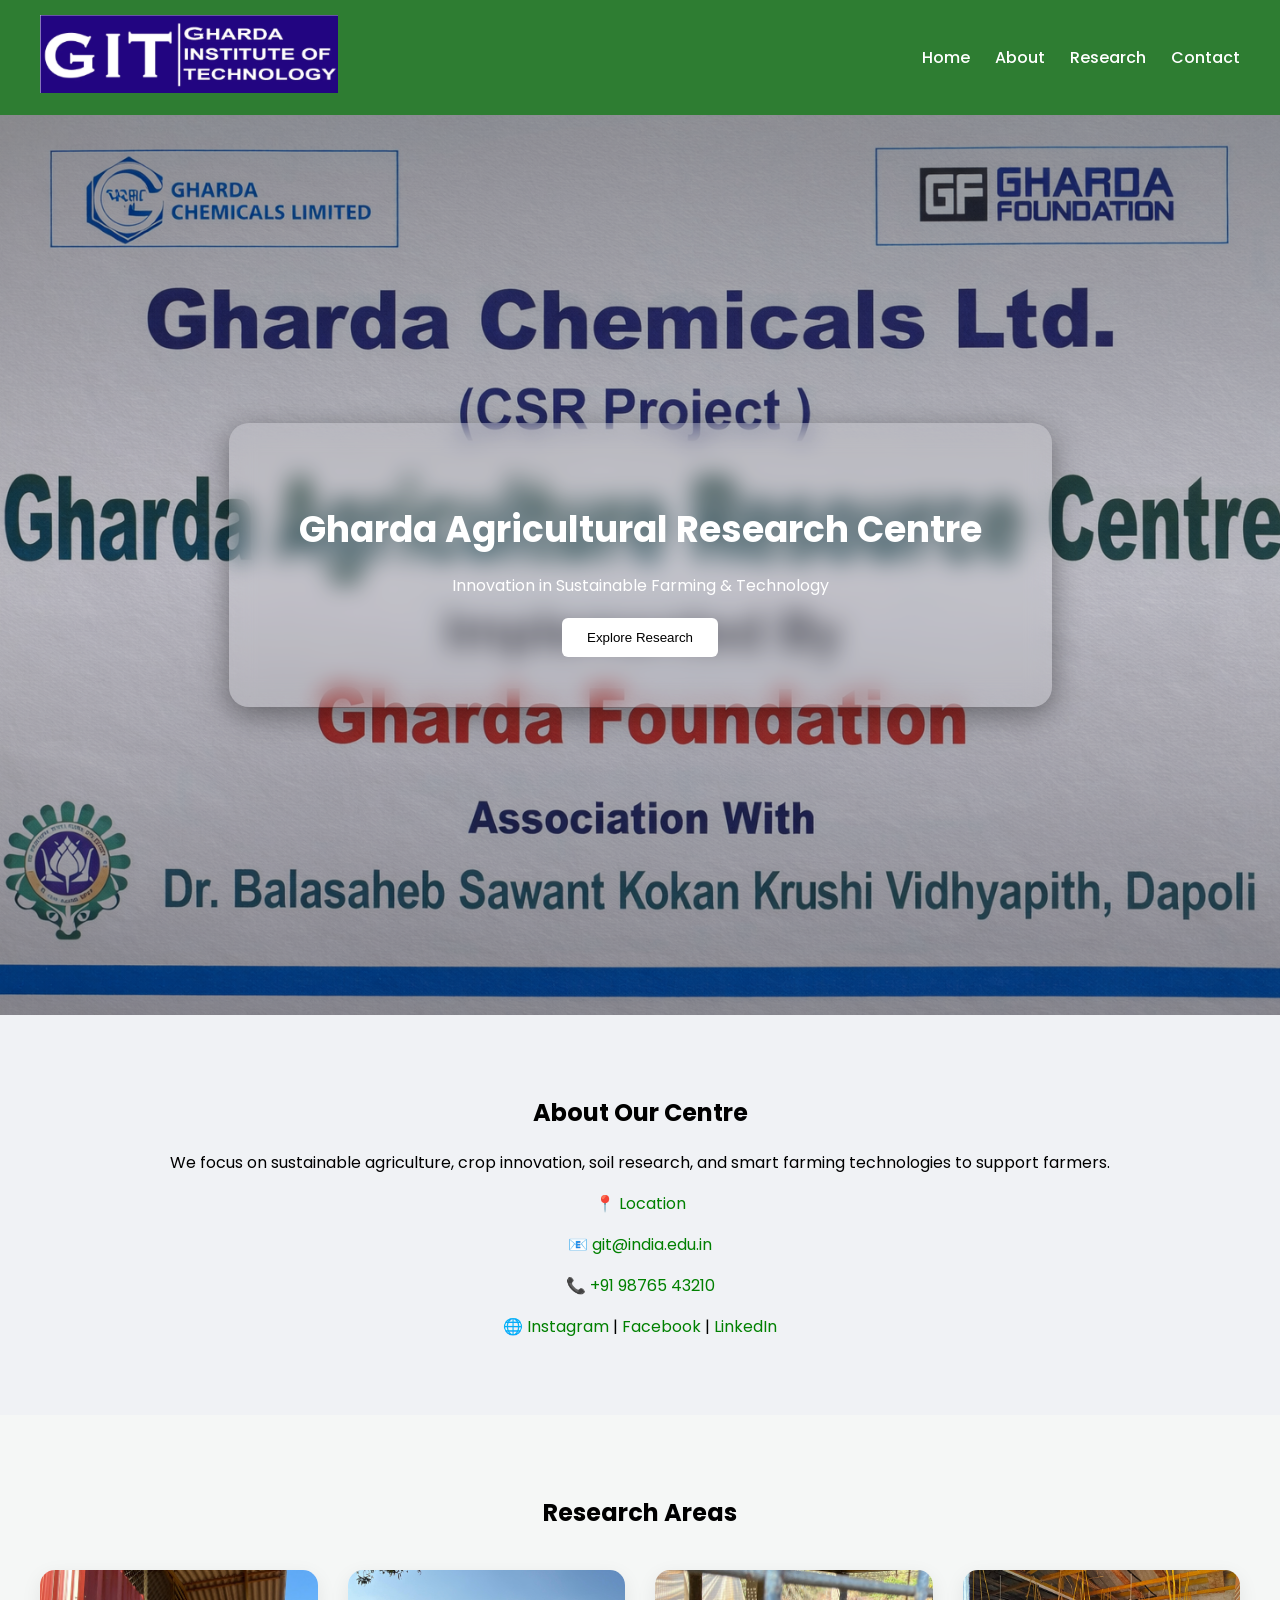
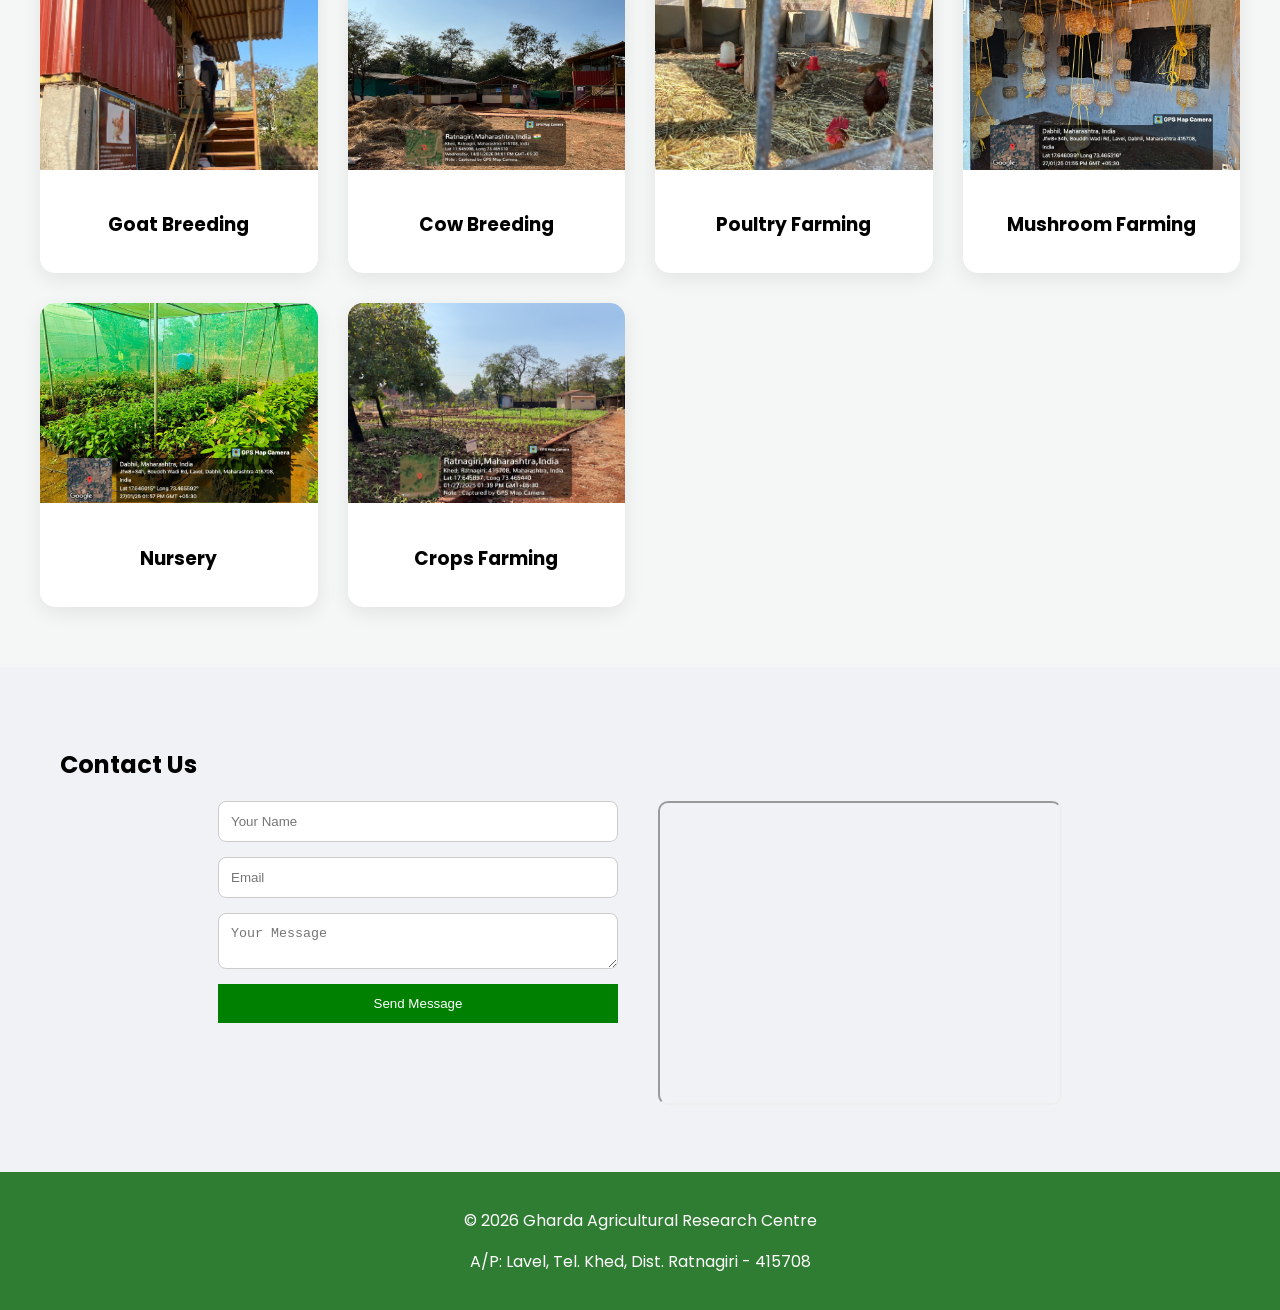
<file: index.html>
<!DOCTYPE html>
<html lang="en">
<head>
<meta charset="UTF-8">
<meta name="viewport" content="width=device-width, initial-scale=1.0">

<title>Gharda Agricultural Research Centre</title>

<link rel="stylesheet" href="style.css">
<link href="https://fonts.googleapis.com/css2?family=Poppins:wght@300;400;600;700&display=swap" rel="stylesheet">
</head>

<body>

<!-- HEADER -->
<header>
<div class="logo-container">
<img src="logo.png">
</div>

<nav>
<ul id="menu">
<li><a href="#">Home</a></li>
<li><a href="#about">About</a></li>
<li><a href="#research">Research</a></li>
<li><a href="#contact">Contact</a></li>
</ul>
</nav>

<div class="menu-btn" onclick="toggleMenu()"></div>
</header>

<!-- HERO -->
<section class="hero">

<div class="hero-box">
<h1>Gharda Agricultural Research Centre</h1>
<p>Innovation in Sustainable Farming & Technology</p>

<button onclick="document.getElementById('research').scrollIntoView({behavior:'smooth'})">
Explore Research
</button>

</div>

</section>

<!-- ABOUT -->
<section id="about" class="about">

<h2>About Our Centre</h2>

<p>
We focus on sustainable agriculture, crop innovation, soil research,
and smart farming technologies to support farmers.
</p>

<div class="about-contact">
<p>📍 <a href="https://maps.app.goo.gl/1W5J3ummzzpbzExQ6" target="_blank">Location</a></p>
<p>📧 <a href="mailto:git@india.edu.in">git@india.edu.in</a></p>
<p>📞 <a href="tel:+919876543210">+91 98765 43210</a></p>
<p>🌐 <a href="#">Instagram</a> | <a href="#">Facebook</a> | <a href="#">LinkedIn</a></p>
</div>

</section>

<!-- RESEARCH -->
<section id="research" class="research">

<h2>Research Areas</h2>

<div class="cards">

<a href="goat.html" class="card">
<img src="goat.jpg">
<h3>Goat Breeding</h3>
</a>

<a href="cow.html" class="card">
<img src="cow.jpg">
<h3>Cow Breeding</h3>
</a>

<a href="poultry.html" class="card">
<img src="poultry.jpg">
<h3>Poultry Farming</h3>
</a>

<a href="mushroom.html" class="card">
<img src="mushroom.jpg">
<h3>Mushroom Farming</h3>
</a>



<a href="nursery.html" class="card">
<img src="nursery.jpg">
<h3>Nursery</h3>
</a>



<a href="crops.html" class="card">
<img src="crops.jpg">
<h3>Crops Farming</h3>
</a>

</div>

</section>

<!-- CONTACT -->
<section id="contact" class="contact">

<h2>Contact Us</h2>

<div class="contact-container">

<form id="contactForm">
<input type="text" placeholder="Your Name" required>
<input type="email" placeholder="Email" required>
<textarea placeholder="Your Message" required></textarea>
<button type="submit">Send Message</button>
</form>

<div class="map">
<iframe src="https://www.google.com/maps?q=Gharda+Agricultural+Research+Centre&output=embed"></iframe>
</div>

</div>

</section>

<footer>
<p>© 2026 Gharda Agricultural Research Centre</p>
<P>A/P: Lavel, Tel. Khed, Dist. Ratnagiri - 415708</P>
<p></p>
</footer>

<script src="script.js"></script>

</body>
</html>
</file>
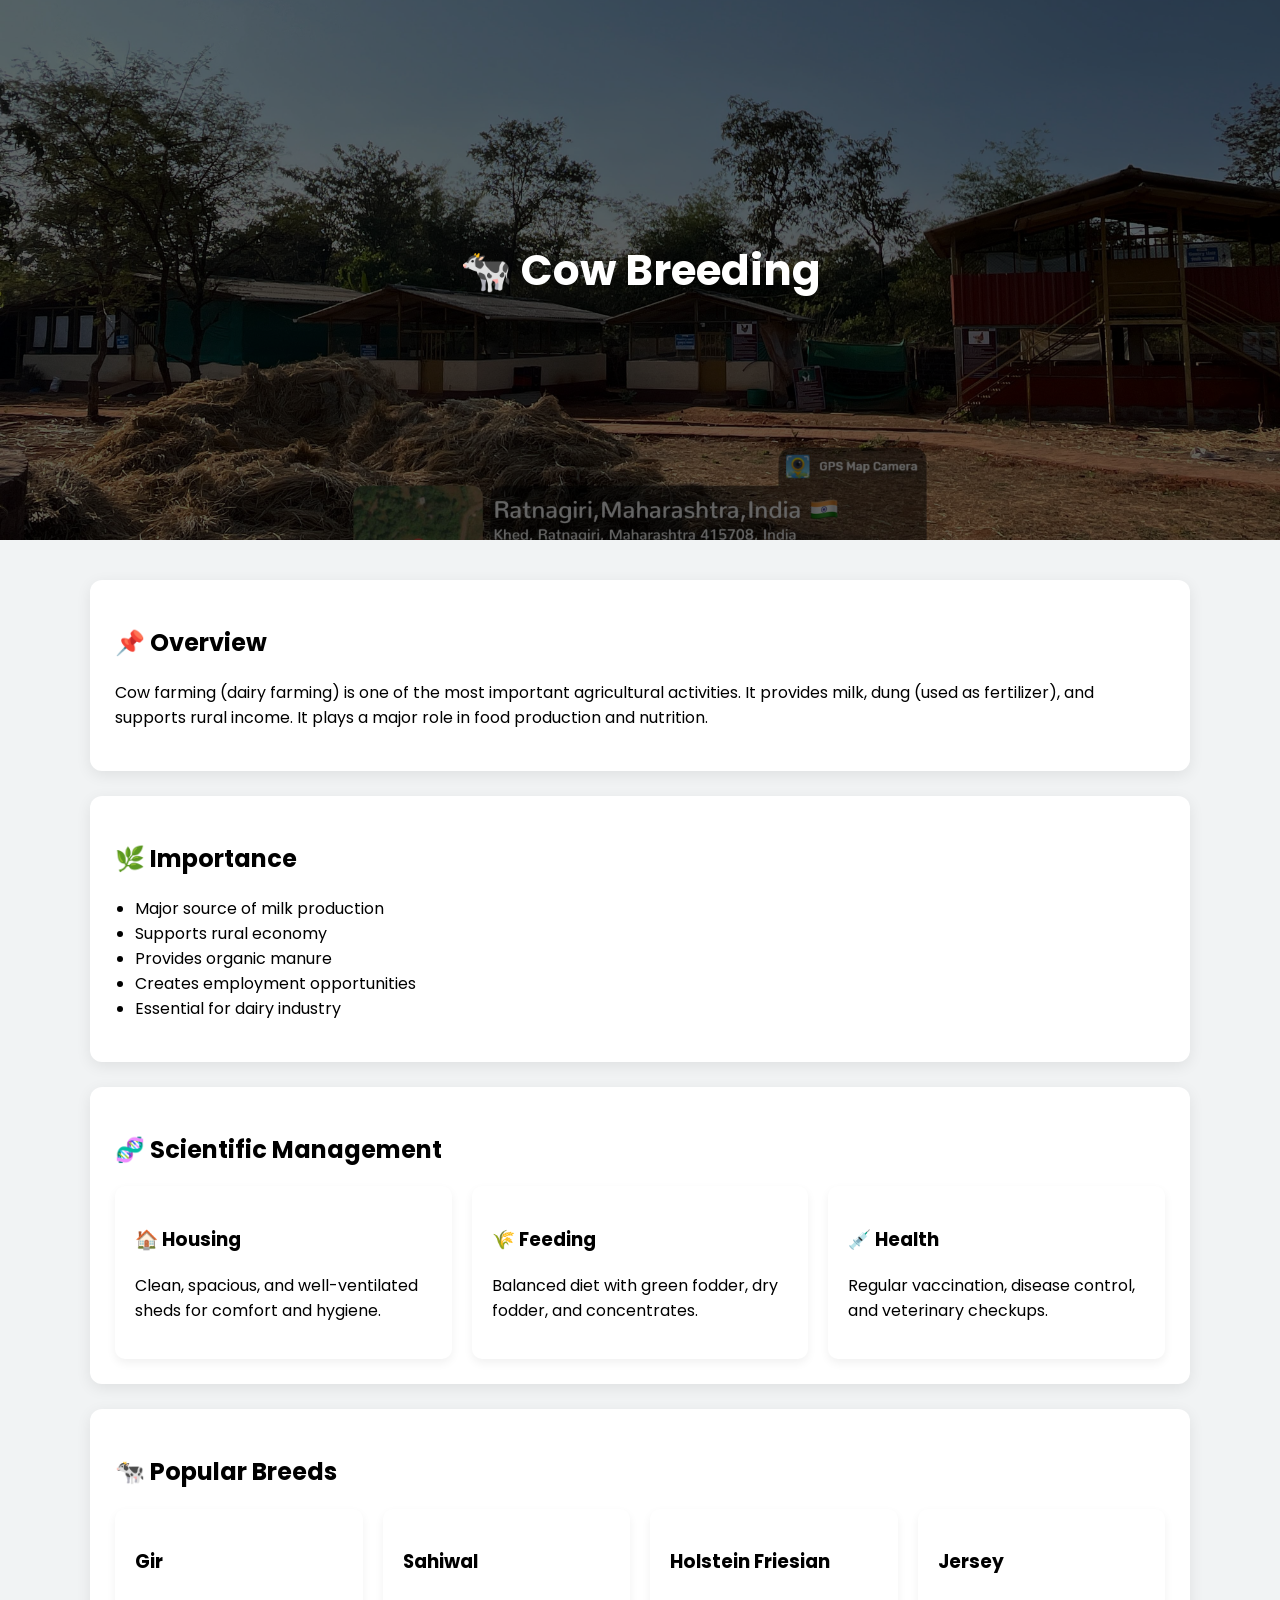
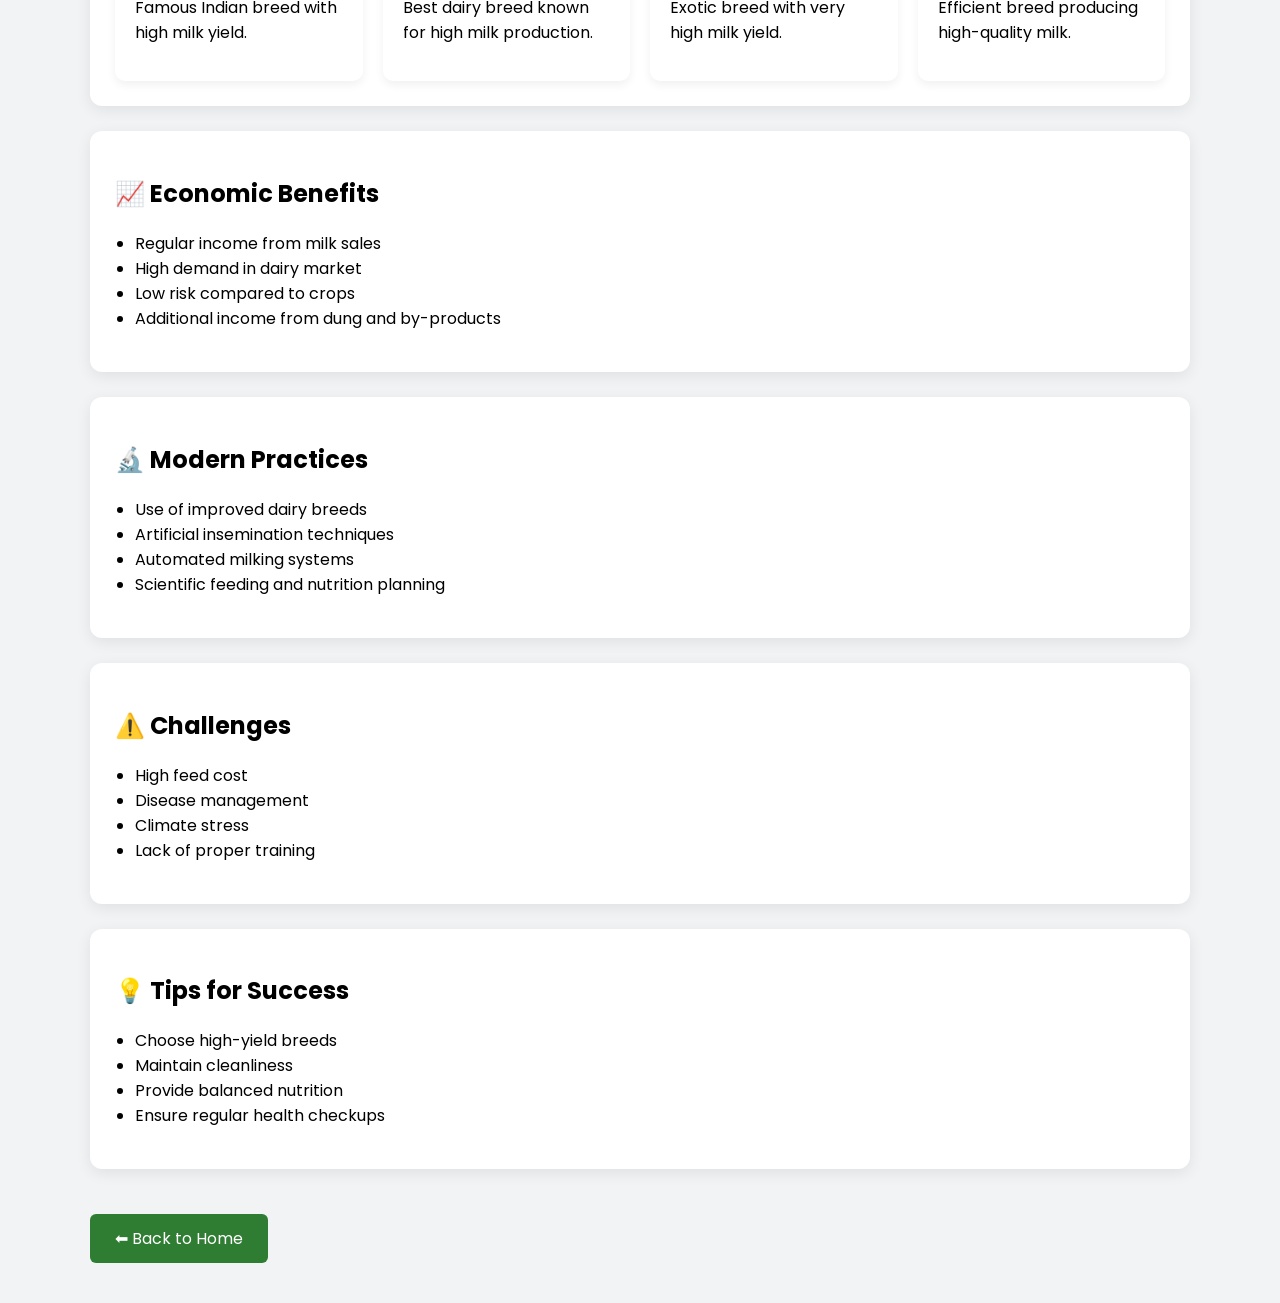
<file: cow.html>
<!DOCTYPE html>
<html lang="en">
<head>
<meta charset="UTF-8">
<meta name="viewport" content="width=device-width, initial-scale=1.0">
<title>Cow Farming</title>

<link href="https://fonts.googleapis.com/css2?family=Poppins:wght@300;400;600;700&display=swap" rel="stylesheet">

<style>

/* GLOBAL */
body {
    margin: 0;
    font-family: 'Poppins', sans-serif;
    background: #f1f3f4;
}

/* HERO */
.hero {
    height: 60vh;
    background: url('cow.jpg') center/cover no-repeat;
    display: flex;
    align-items: center;
    justify-content: center;
    position: relative;
}

.hero::before {
    content: "";
    position: absolute;
    inset: 0;
    background: rgba(0,0,0,0.6);
}

.hero h1 {
    position: relative;
    color: white;
    font-size: 42px;
}

/* CONTAINER */
.container {
    max-width: 1100px;
    margin: auto;
    padding: 40px 20px;
}

/* CARD */
.card {
    background: white;
    border-radius: 12px;
    padding: 25px;
    margin-bottom: 25px;
    box-shadow: 0 4px 15px rgba(0,0,0,0.08);
}

/* GRID */
.grid {
    display: grid;
    grid-template-columns: repeat(auto-fit, minmax(230px,1fr));
    gap: 20px;
}

/* SMALL CARDS */
.small-card {
    background: #fff;
    padding: 20px;
    border-radius: 10px;
    box-shadow: 0 4px 10px rgba(0,0,0,0.06);
    transition: 0.3s;
}

.small-card:hover {
    transform: translateY(-5px);
}

/* LIST */
ul {
    padding-left: 20px;
}

/* BUTTON */
.back-btn {
    display: inline-block;
    margin-top: 20px;
    padding: 12px 25px;
    background: #2e7d32;
    color: white;
    text-decoration: none;
    border-radius: 6px;
}

</style>

</head>

<body>

<!-- HERO -->
<section class="hero">
<h1>🐄 Cow Breeding</h1>
</section>

<div class="container">

<!-- OVERVIEW -->
<div class="card">
<h2>📌 Overview</h2>
<p>
Cow farming (dairy farming) is one of the most important agricultural activities.
It provides milk, dung (used as fertilizer), and supports rural income. It plays a
major role in food production and nutrition.
</p>
</div>

<!-- IMPORTANCE -->
<div class="card">
<h2>🌿 Importance</h2>
<ul>
<li>Major source of milk production</li>
<li>Supports rural economy</li>
<li>Provides organic manure</li>
<li>Creates employment opportunities</li>
<li>Essential for dairy industry</li>
</ul>
</div>

<!-- MANAGEMENT -->
<div class="card">
<h2>🧬 Scientific Management</h2>

<div class="grid">

<div class="small-card">
<h3>🏠 Housing</h3>
<p>Clean, spacious, and well-ventilated sheds for comfort and hygiene.</p>
</div>

<div class="small-card">
<h3>🌾 Feeding</h3>
<p>Balanced diet with green fodder, dry fodder, and concentrates.</p>
</div>

<div class="small-card">
<h3>💉 Health</h3>
<p>Regular vaccination, disease control, and veterinary checkups.</p>
</div>

</div>
</div>

<!-- BREEDS -->
<div class="card">
<h2>🐄 Popular Breeds</h2>

<div class="grid">

<div class="small-card">
<h3>Gir</h3>
<p>Famous Indian breed with high milk yield.</p>
</div>

<div class="small-card">
<h3>Sahiwal</h3>
<p>Best dairy breed known for high milk production.</p>
</div>

<div class="small-card">
<h3>Holstein Friesian</h3>
<p>Exotic breed with very high milk yield.</p>
</div>

<div class="small-card">
<h3>Jersey</h3>
<p>Efficient breed producing high-quality milk.</p>
</div>

</div>
</div>

<!-- BENEFITS -->
<div class="card">
<h2>📈 Economic Benefits</h2>
<ul>
<li>Regular income from milk sales</li>
<li>High demand in dairy market</li>
<li>Low risk compared to crops</li>
<li>Additional income from dung and by-products</li>
</ul>
</div>

<!-- MODERN PRACTICES -->
<div class="card">
<h2>🔬 Modern Practices</h2>
<ul>
<li>Use of improved dairy breeds</li>
<li>Artificial insemination techniques</li>
<li>Automated milking systems</li>
<li>Scientific feeding and nutrition planning</li>
</ul>
</div>

<!-- CHALLENGES -->
<div class="card">
<h2>⚠️ Challenges</h2>
<ul>
<li>High feed cost</li>
<li>Disease management</li>
<li>Climate stress</li>
<li>Lack of proper training</li>
</ul>
</div>

<!-- TIPS -->
<div class="card">
<h2>💡 Tips for Success</h2>
<ul>
<li>Choose high-yield breeds</li>
<li>Maintain cleanliness</li>
<li>Provide balanced nutrition</li>
<li>Ensure regular health checkups</li>
</ul>
</div>

<!-- BACK BUTTON -->
<a href="index.html" class="back-btn">⬅ Back to Home</a>

</div>

</body>
</html>
</file>
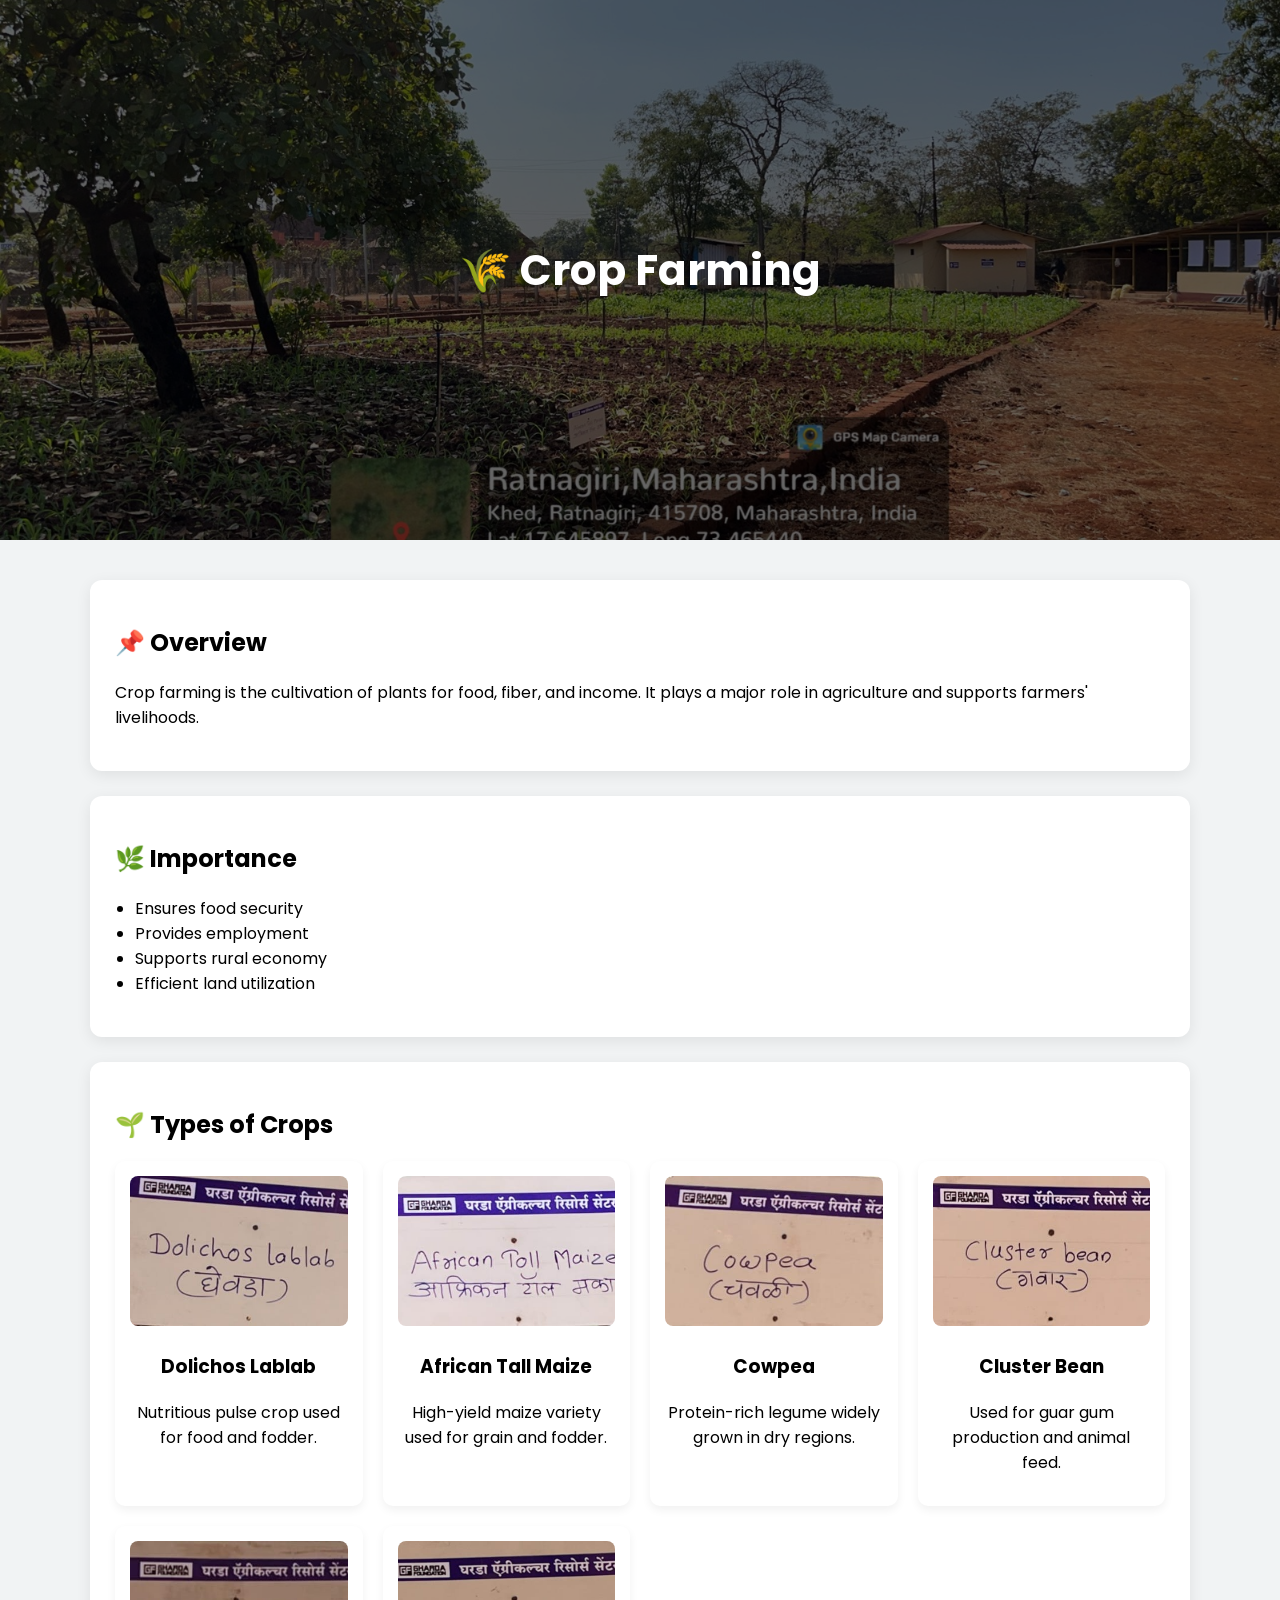
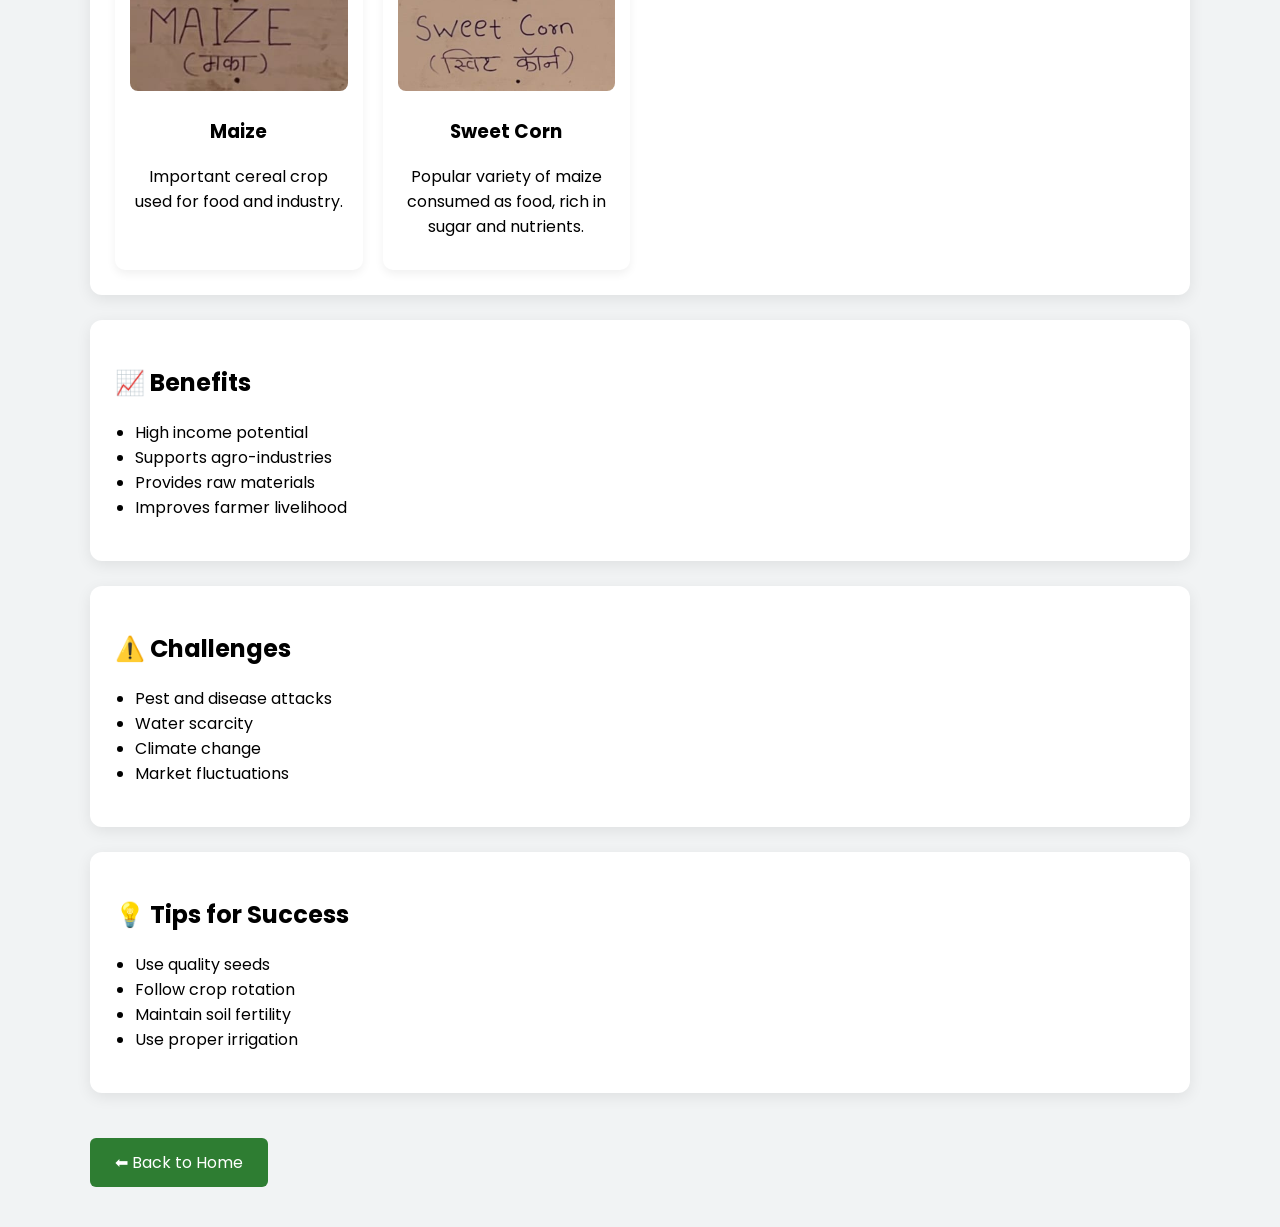
<file: crops.html>
<!DOCTYPE html>
<html lang="en">
<head>
<meta charset="UTF-8">
<meta name="viewport" content="width=device-width, initial-scale=1.0">
<title>Crop Farming</title>

<link href="https://fonts.googleapis.com/css2?family=Poppins:wght@300;400;600;700&display=swap" rel="stylesheet">

<style>

/* GLOBAL */
body {
    margin: 0;
    font-family: 'Poppins', sans-serif;
    background: #f1f3f4;
}

/* HERO */
.hero {
    height: 60vh;
    background: url('crops.jpg') center/cover no-repeat;
    display: flex;
    align-items: center;
    justify-content: center;
    position: relative;
}

.hero::before {
    content: "";
    position: absolute;
    inset: 0;
    background: rgba(0,0,0,0.6);
}

.hero h1 {
    position: relative;
    color: white;
    font-size: 42px;
}

/* CONTAINER */
.container {
    max-width: 1100px;
    margin: auto;
    padding: 40px 20px;
}

/* CARD */
.card {
    background: white;
    border-radius: 12px;
    padding: 25px;
    margin-bottom: 25px;
    box-shadow: 0 4px 15px rgba(0,0,0,0.08);
}

/* GRID */
.grid {
    display: grid;
    grid-template-columns: repeat(auto-fit, minmax(230px,1fr));
    gap: 20px;
}

/* SMALL CARDS */
.small-card {
    background: #fff;
    padding: 15px;
    border-radius: 10px;
    box-shadow: 0 4px 10px rgba(0,0,0,0.06);
    transition: 0.3s;
    text-align: center;
}

.small-card:hover {
    transform: translateY(-5px);
}

.small-card img {
    width: 100%;
    height: 150px;
    object-fit: cover;
    border-radius: 8px;
}

/* LIST */
ul {
    padding-left: 20px;
}

/* BUTTON */
.back-btn {
    display: inline-block;
    margin-top: 20px;
    padding: 12px 25px;
    background: #2e7d32;
    color: white;
    text-decoration: none;
    border-radius: 6px;
}

</style>

</head>

<body>

<!-- HERO -->
<section class="hero">
<h1>🌾 Crop Farming</h1>
</section>

<div class="container">

<!-- OVERVIEW -->
<div class="card">
<h2>📌 Overview</h2>
<p>
Crop farming is the cultivation of plants for food, fiber, and income.
It plays a major role in agriculture and supports farmers' livelihoods.
</p>
</div>

<!-- IMPORTANCE -->
<div class="card">
<h2>🌿 Importance</h2>
<ul>
<li>Ensures food security</li>
<li>Provides employment</li>
<li>Supports rural economy</li>
<li>Efficient land utilization</li>
</ul>
</div>

<!-- CROPS -->
<div class="card">
<h2>🌱 Types of Crops</h2>

<div class="grid">

<div class="small-card">
<img src="dolichos.jpg">
<h3>Dolichos Lablab</h3>
<p>Nutritious pulse crop used for food and fodder.</p>
</div>

<div class="small-card">
<img src="maize-african.jpg">
<h3>African Tall Maize</h3>
<p>High-yield maize variety used for grain and fodder.</p>
</div>

<div class="small-card">
<img src="cowpea.jpg">
<h3>Cowpea</h3>
<p>Protein-rich legume widely grown in dry regions.</p>
</div>

<div class="small-card">
<img src="clusterbean.jpg">
<h3>Cluster Bean</h3>
<p>Used for guar gum production and animal feed.</p>
</div>

<div class="small-card">
<img src="maize.jpg">
<h3>Maize</h3>
<p>Important cereal crop used for food and industry.</p>
</div>

<div class="small-card">
<img src="sweetcorn.jpg">
<h3>Sweet Corn</h3>
<p>Popular variety of maize consumed as food, rich in sugar and nutrients.</p>
</div>

</div>
</div>

<!-- BENEFITS -->
<div class="card">
<h2>📈 Benefits</h2>
<ul>
<li>High income potential</li>
<li>Supports agro-industries</li>
<li>Provides raw materials</li>
<li>Improves farmer livelihood</li>
</ul>
</div>

<!-- CHALLENGES -->
<div class="card">
<h2>⚠️ Challenges</h2>
<ul>
<li>Pest and disease attacks</li>
<li>Water scarcity</li>
<li>Climate change</li>
<li>Market fluctuations</li>
</ul>
</div>

<!-- TIPS -->
<div class="card">
<h2>💡 Tips for Success</h2>
<ul>
<li>Use quality seeds</li>
<li>Follow crop rotation</li>
<li>Maintain soil fertility</li>
<li>Use proper irrigation</li>
</ul>
</div>

<!-- BACK BUTTON -->
<a href="index.html" class="back-btn">⬅ Back to Home</a>

</div>

</body>
</html>
</file>
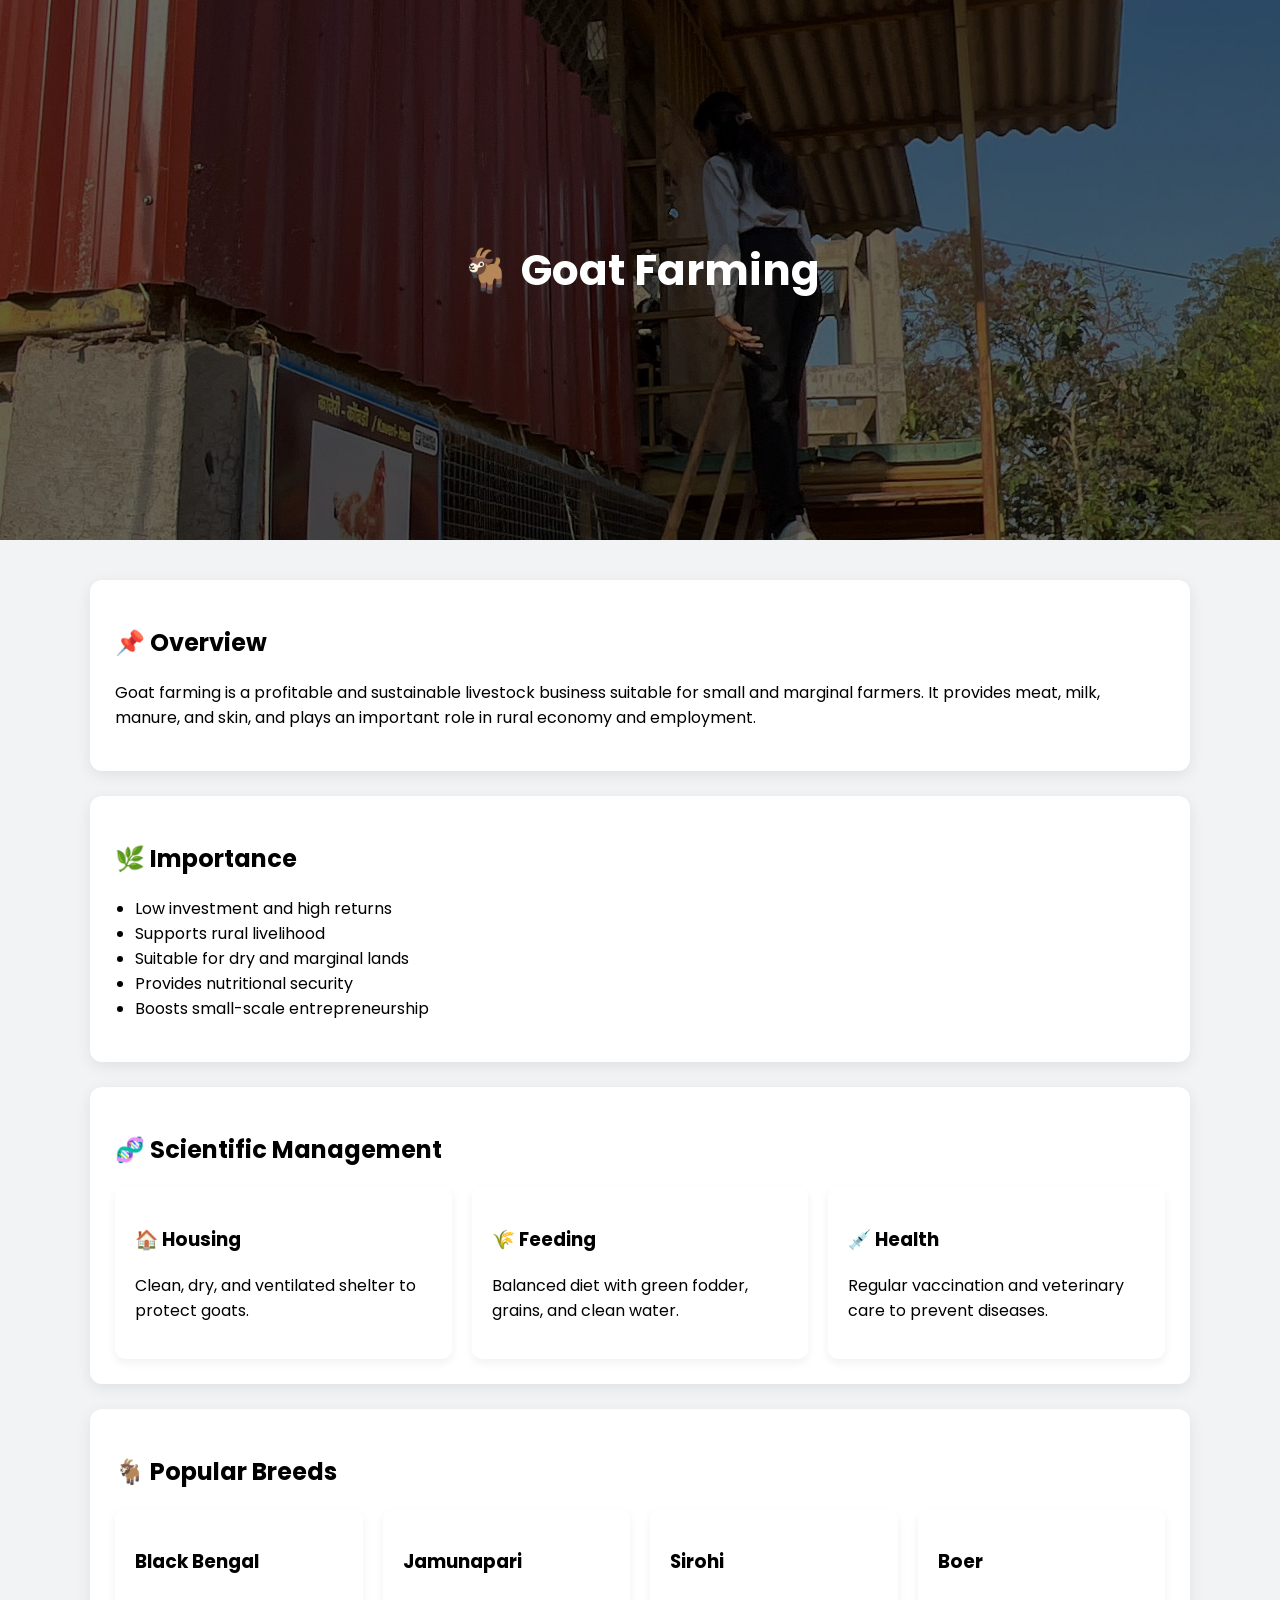
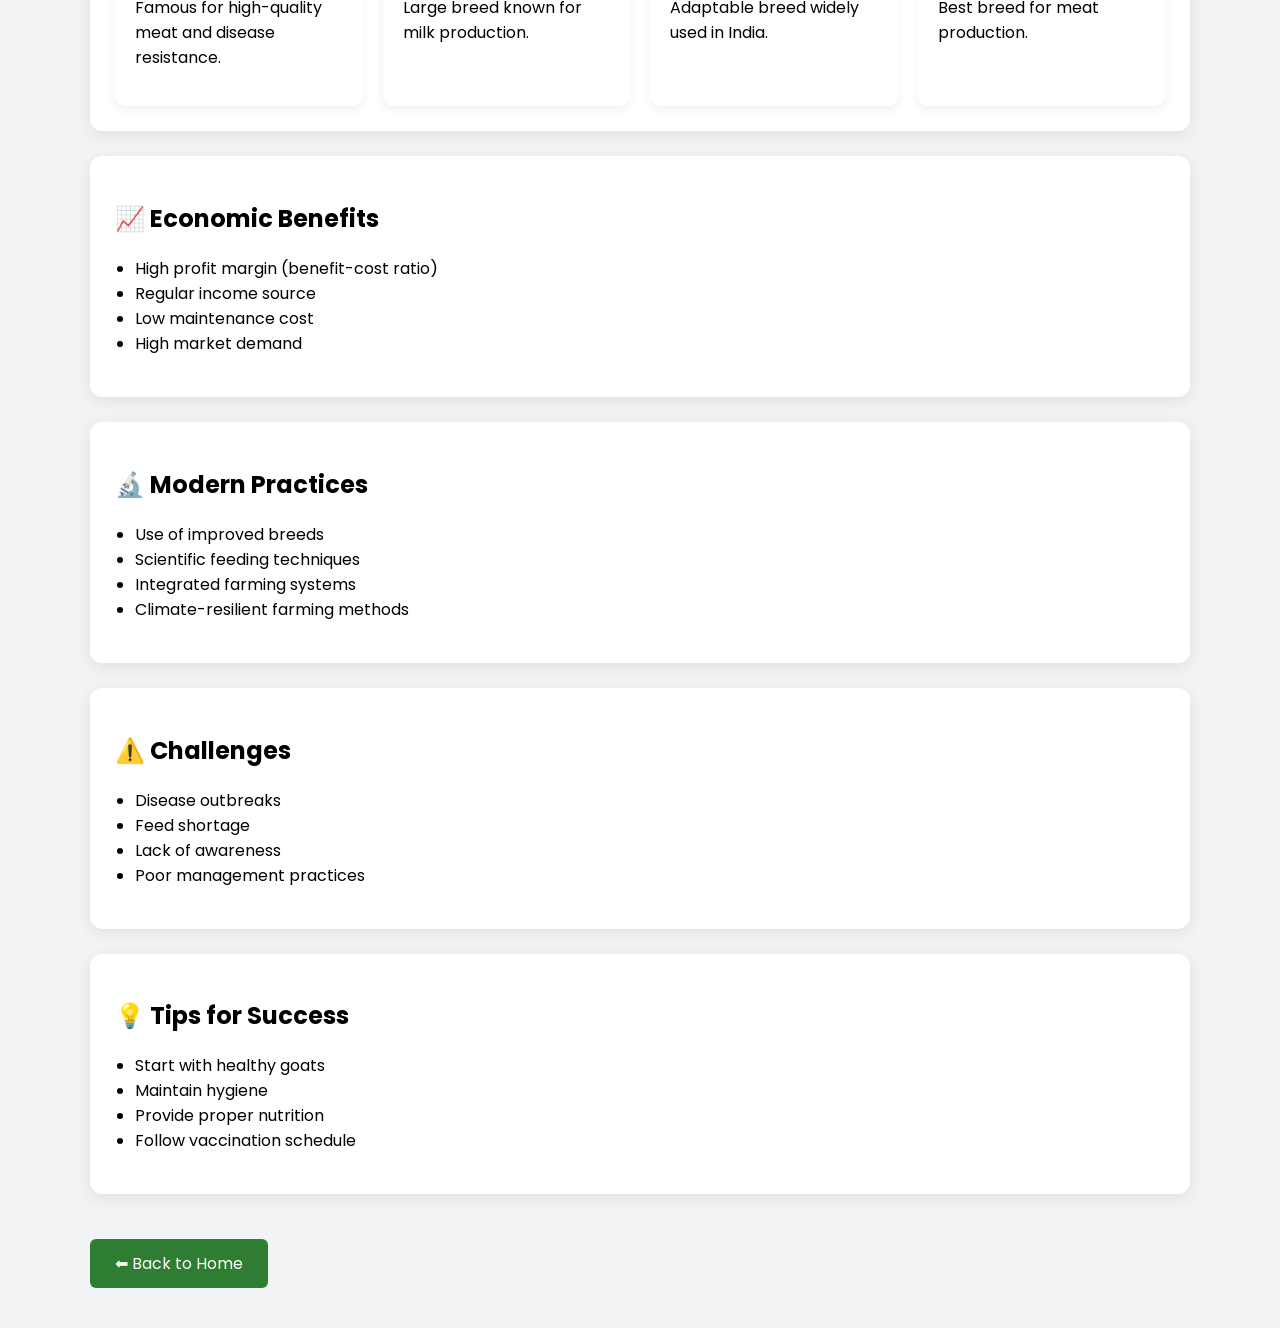
<file: goat.html>
<!DOCTYPE html>
<html lang="en">
<head>
<meta charset="UTF-8">
<meta name="viewport" content="width=device-width, initial-scale=1.0">
<title>Goat Farming</title>

<link href="https://fonts.googleapis.com/css2?family=Poppins:wght@300;400;600;700&display=swap" rel="stylesheet">

<style>

/* GLOBAL */
body {
    margin: 0;
    font-family: 'Poppins', sans-serif;
    background: #f1f3f4;
}

/* HERO */
.hero {
    height: 60vh;
    background: url('goat.jpg') center/cover no-repeat;
    display: flex;
    align-items: center;
    justify-content: center;
    position: relative;
}

.hero::before {
    content: "";
    position: absolute;
    inset: 0;
    background: rgba(0,0,0,0.6);
}

.hero h1 {
    position: relative;
    color: white;
    font-size: 42px;
}

/* CONTAINER */
.container {
    max-width: 1100px;
    margin: auto;
    padding: 40px 20px;
}

/* CARD */
.card {
    background: white;
    border-radius: 12px;
    padding: 25px;
    margin-bottom: 25px;
    box-shadow: 0 4px 15px rgba(0,0,0,0.08);
}

/* GRID */
.grid {
    display: grid;
    grid-template-columns: repeat(auto-fit, minmax(230px,1fr));
    gap: 20px;
}

/* SMALL CARDS */
.small-card {
    background: #fff;
    padding: 20px;
    border-radius: 10px;
    box-shadow: 0 4px 10px rgba(0,0,0,0.06);
    transition: 0.3s;
}

.small-card:hover {
    transform: translateY(-5px);
}

/* LIST */
ul {
    padding-left: 20px;
}

/* BUTTON */
.back-btn {
    display: inline-block;
    margin-top: 20px;
    padding: 12px 25px;
    background: #2e7d32;
    color: white;
    text-decoration: none;
    border-radius: 6px;
}

</style>

</head>

<body>

<!-- HERO -->
<section class="hero">
<h1>🐐 Goat Farming</h1>
</section>

<div class="container">

<!-- OVERVIEW -->
<div class="card">
<h2>📌 Overview</h2>
<p>
Goat farming is a profitable and sustainable livestock business suitable
for small and marginal farmers. It provides meat, milk, manure, and skin,
and plays an important role in rural economy and employment.
</p>
</div>

<!-- IMPORTANCE -->
<div class="card">
<h2>🌿 Importance</h2>
<ul>
<li>Low investment and high returns</li>
<li>Supports rural livelihood</li>
<li>Suitable for dry and marginal lands</li>
<li>Provides nutritional security</li>
<li>Boosts small-scale entrepreneurship</li>
</ul>
</div>

<!-- MANAGEMENT -->
<div class="card">
<h2>🧬 Scientific Management</h2>

<div class="grid">

<div class="small-card">
<h3>🏠 Housing</h3>
<p>Clean, dry, and ventilated shelter to protect goats.</p>
</div>

<div class="small-card">
<h3>🌾 Feeding</h3>
<p>Balanced diet with green fodder, grains, and clean water.</p>
</div>

<div class="small-card">
<h3>💉 Health</h3>
<p>Regular vaccination and veterinary care to prevent diseases.</p>
</div>

</div>
</div>

<!-- BREEDS -->
<div class="card">
<h2>🐐 Popular Breeds</h2>

<div class="grid">

<div class="small-card">
<h3>Black Bengal</h3>
<p>Famous for high-quality meat and disease resistance.</p>
</div>

<div class="small-card">
<h3>Jamunapari</h3>
<p>Large breed known for milk production.</p>
</div>

<div class="small-card">
<h3>Sirohi</h3>
<p>Adaptable breed widely used in India.</p>
</div>

<div class="small-card">
<h3>Boer</h3>
<p>Best breed for meat production.</p>
</div>

</div>
</div>

<!-- BENEFITS -->
<div class="card">
<h2>📈 Economic Benefits</h2>
<ul>
<li>High profit margin (benefit-cost ratio)</li>
<li>Regular income source</li>
<li>Low maintenance cost</li>
<li>High market demand</li>
</ul>
</div>

<!-- MODERN PRACTICES -->
<div class="card">
<h2>🔬 Modern Practices</h2>
<ul>
<li>Use of improved breeds</li>
<li>Scientific feeding techniques</li>
<li>Integrated farming systems</li>
<li>Climate-resilient farming methods</li>
</ul>
</div>

<!-- CHALLENGES -->
<div class="card">
<h2>⚠️ Challenges</h2>
<ul>
<li>Disease outbreaks</li>
<li>Feed shortage</li>
<li>Lack of awareness</li>
<li>Poor management practices</li>
</ul>
</div>

<!-- TIPS -->
<div class="card">
<h2>💡 Tips for Success</h2>
<ul>
<li>Start with healthy goats</li>
<li>Maintain hygiene</li>
<li>Provide proper nutrition</li>
<li>Follow vaccination schedule</li>
</ul>
</div>

<!-- BACK BUTTON -->
<a href="index.html" class="back-btn">⬅ Back to Home</a>

</div>

</body>
</html>
</file>
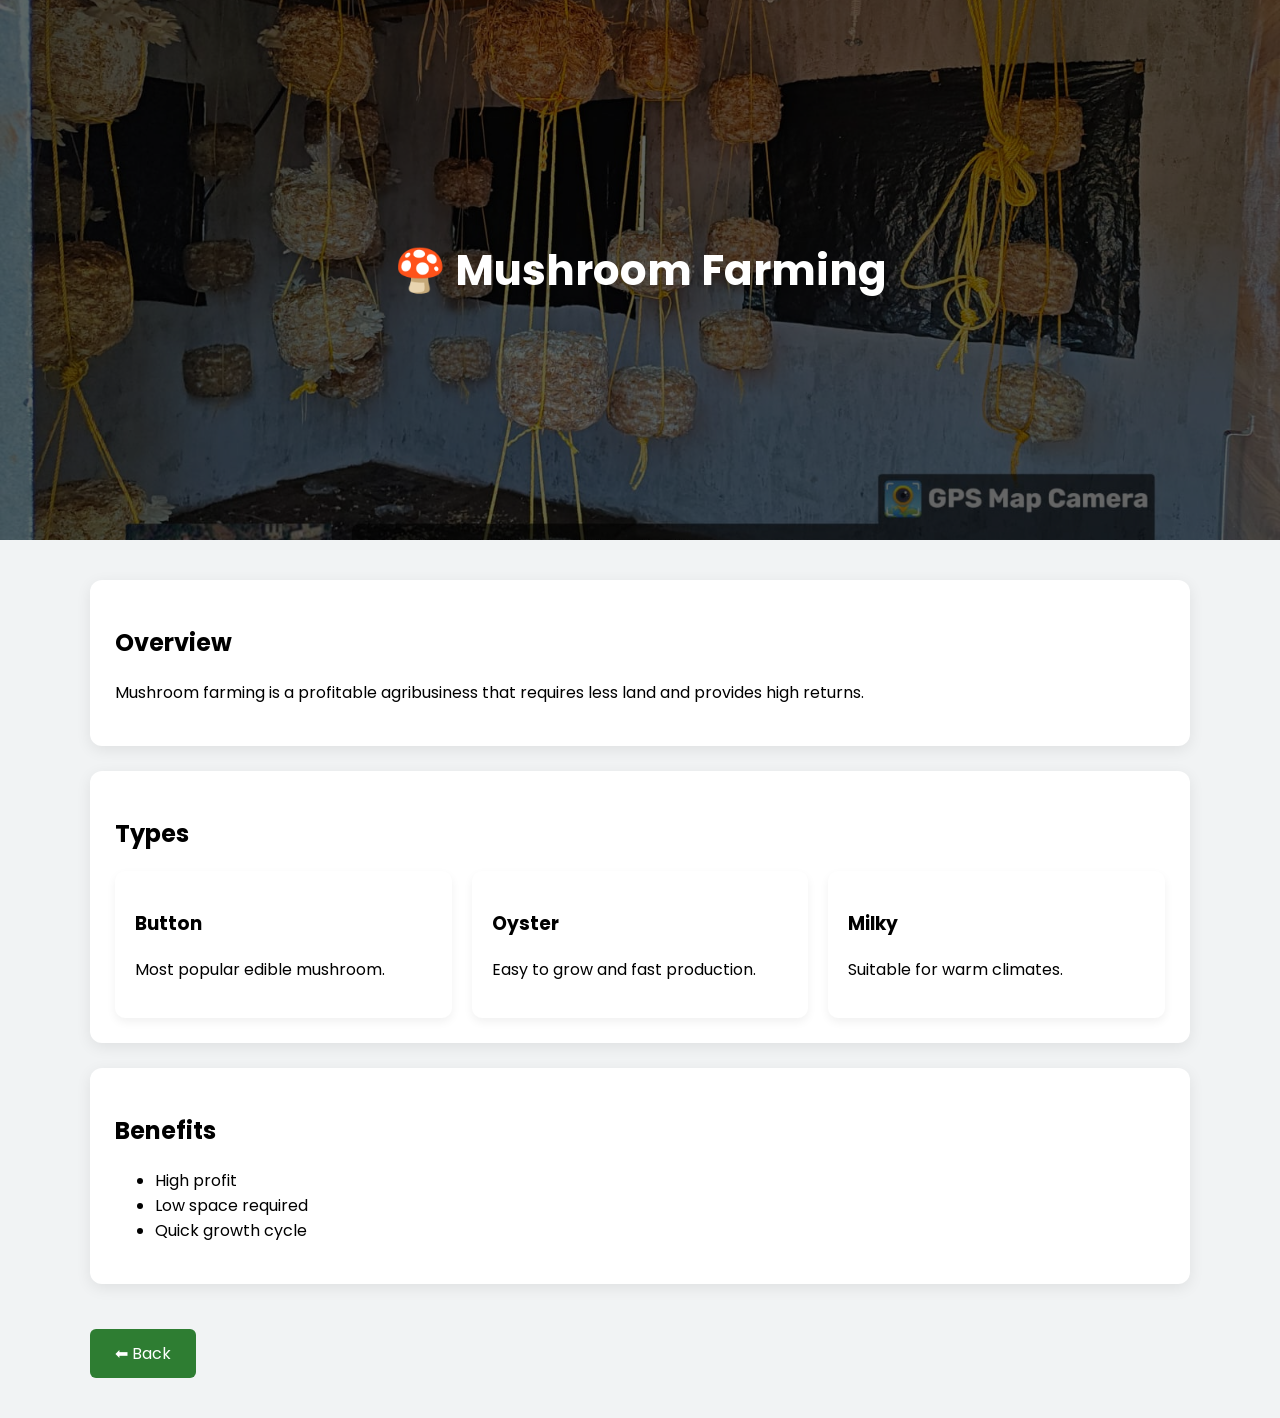
<file: mushroom.html>
<!DOCTYPE html>
<html lang="en">
<head>
<meta charset="UTF-8">
<meta name="viewport" content="width=device-width, initial-scale=1.0">
<title>Mushroom Farming</title>
<link href="https://fonts.googleapis.com/css2?family=Poppins:wght@300;400;600;700&display=swap" rel="stylesheet">

<style>
body{margin:0;font-family:'Poppins';background:#f1f3f4;}
.hero{height:60vh;background:url('mushroom.jpg') center/cover no-repeat;display:flex;align-items:center;justify-content:center;position:relative;}
.hero::before{content:"";position:absolute;inset:0;background:rgba(0,0,0,0.6);}
.hero h1{position:relative;color:white;font-size:42px;}
.container{max-width:1100px;margin:auto;padding:40px 20px;}
.card{background:white;border-radius:12px;padding:25px;margin-bottom:25px;box-shadow:0 4px 15px rgba(0,0,0,0.08);}
.grid{display:grid;grid-template-columns:repeat(auto-fit,minmax(230px,1fr));gap:20px;}
.small-card{background:#fff;padding:20px;border-radius:10px;box-shadow:0 4px 10px rgba(0,0,0,0.06);}
.back-btn{display:inline-block;margin-top:20px;padding:12px 25px;background:#2e7d32;color:white;text-decoration:none;border-radius:6px;}
</style>
</head>

<body>

<section class="hero"><h1>🍄 Mushroom Farming</h1></section>

<div class="container">

<div class="card">
<h2>Overview</h2>
<p>Mushroom farming is a profitable agribusiness that requires less land and provides high returns.</p>
</div>

<div class="card">
<h2>Types</h2>
<div class="grid">
<div class="small-card"><h3>Button</h3><p>Most popular edible mushroom.</p></div>
<div class="small-card"><h3>Oyster</h3><p>Easy to grow and fast production.</p></div>
<div class="small-card"><h3>Milky</h3><p>Suitable for warm climates.</p></div>
</div>
</div>

<div class="card">
<h2>Benefits</h2>
<ul>
<li>High profit</li>
<li>Low space required</li>
<li>Quick growth cycle</li>
</ul>
</div>

<a href="index.html" class="back-btn">⬅ Back</a>

</div>

</body>
</html>
</file>
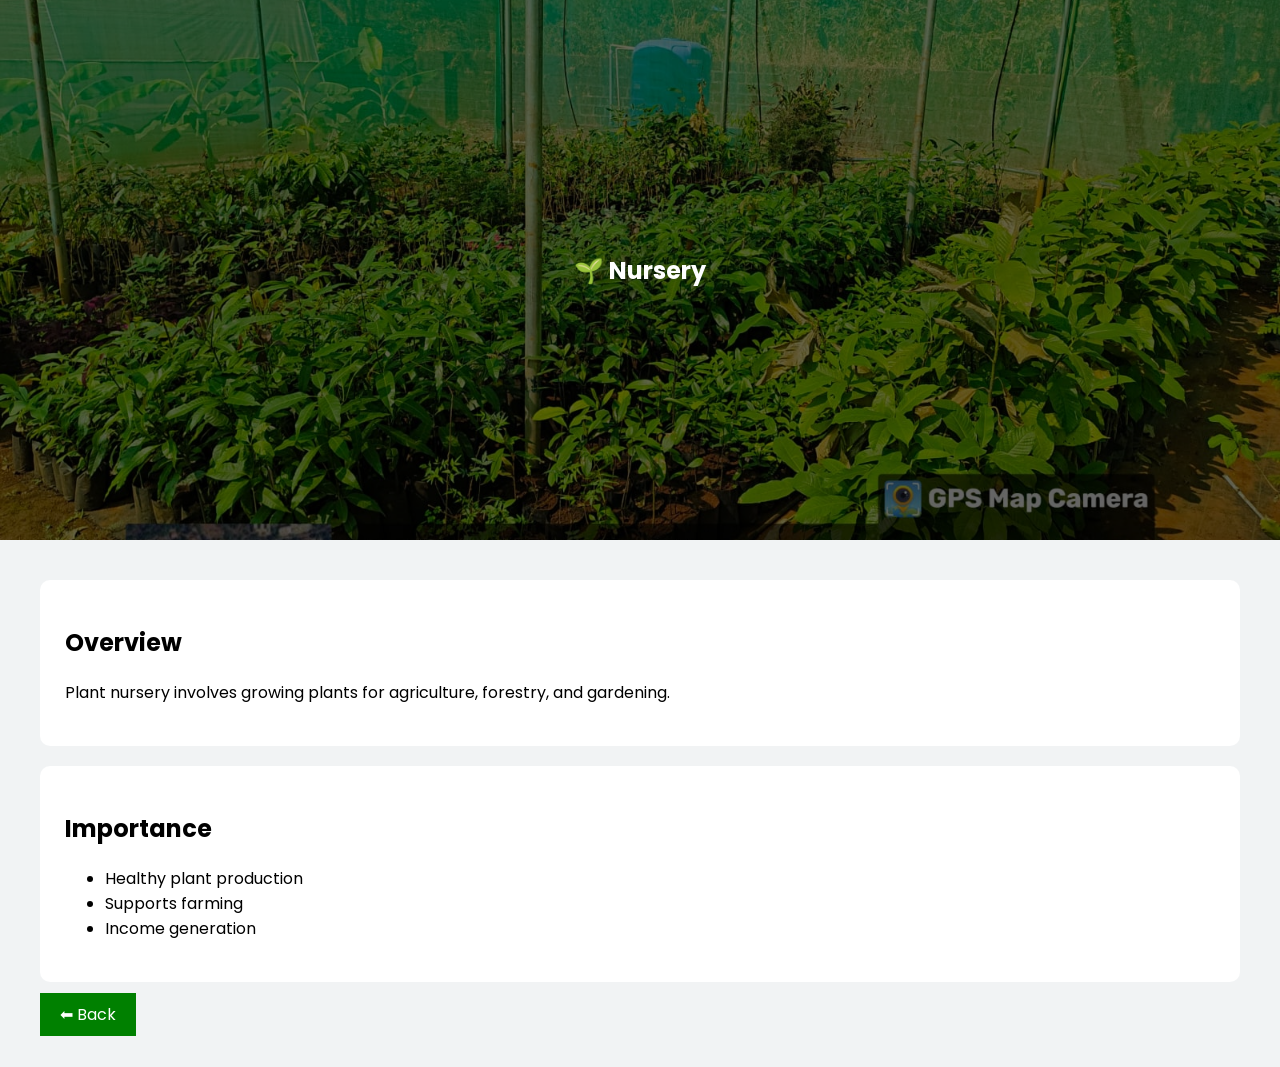
<file: nursery.html>
<!DOCTYPE html>
<html lang="en">
<head>
<meta charset="UTF-8">
<title>Nursery Management</title>
<link href="https://fonts.googleapis.com/css2?family=Poppins&display=swap" rel="stylesheet">

<style>
body{margin:0;font-family:'Poppins';background:#f1f3f4;}
.hero{height:60vh;background:url('nursery.jpg') center/cover no-repeat;display:flex;align-items:center;justify-content:center;position:relative;}
.hero::before{content:"";position:absolute;inset:0;background:rgba(0,0,0,0.6);}
.hero h1{position:relative;color:white;}
.container{padding:40px;}
.card{background:white;padding:25px;margin-bottom:20px;border-radius:10px;}
.back-btn{background:green;color:white;padding:10px 20px;text-decoration:none;}
</style>
</head>

<body>

<section class="hero"><h1>🌱 Nursery</h1></section>

<div class="container">

<div class="card">
<h2>Overview</h2>
<p>Plant nursery involves growing plants for agriculture, forestry, and gardening.</p>
</div>

<div class="card">
<h2>Importance</h2>
<ul>
<li>Healthy plant production</li>
<li>Supports farming</li>
<li>Income generation</li>
</ul>
</div>

<a href="index.html" class="back-btn">⬅ Back</a>

</div>

</body>
</html>
</file>
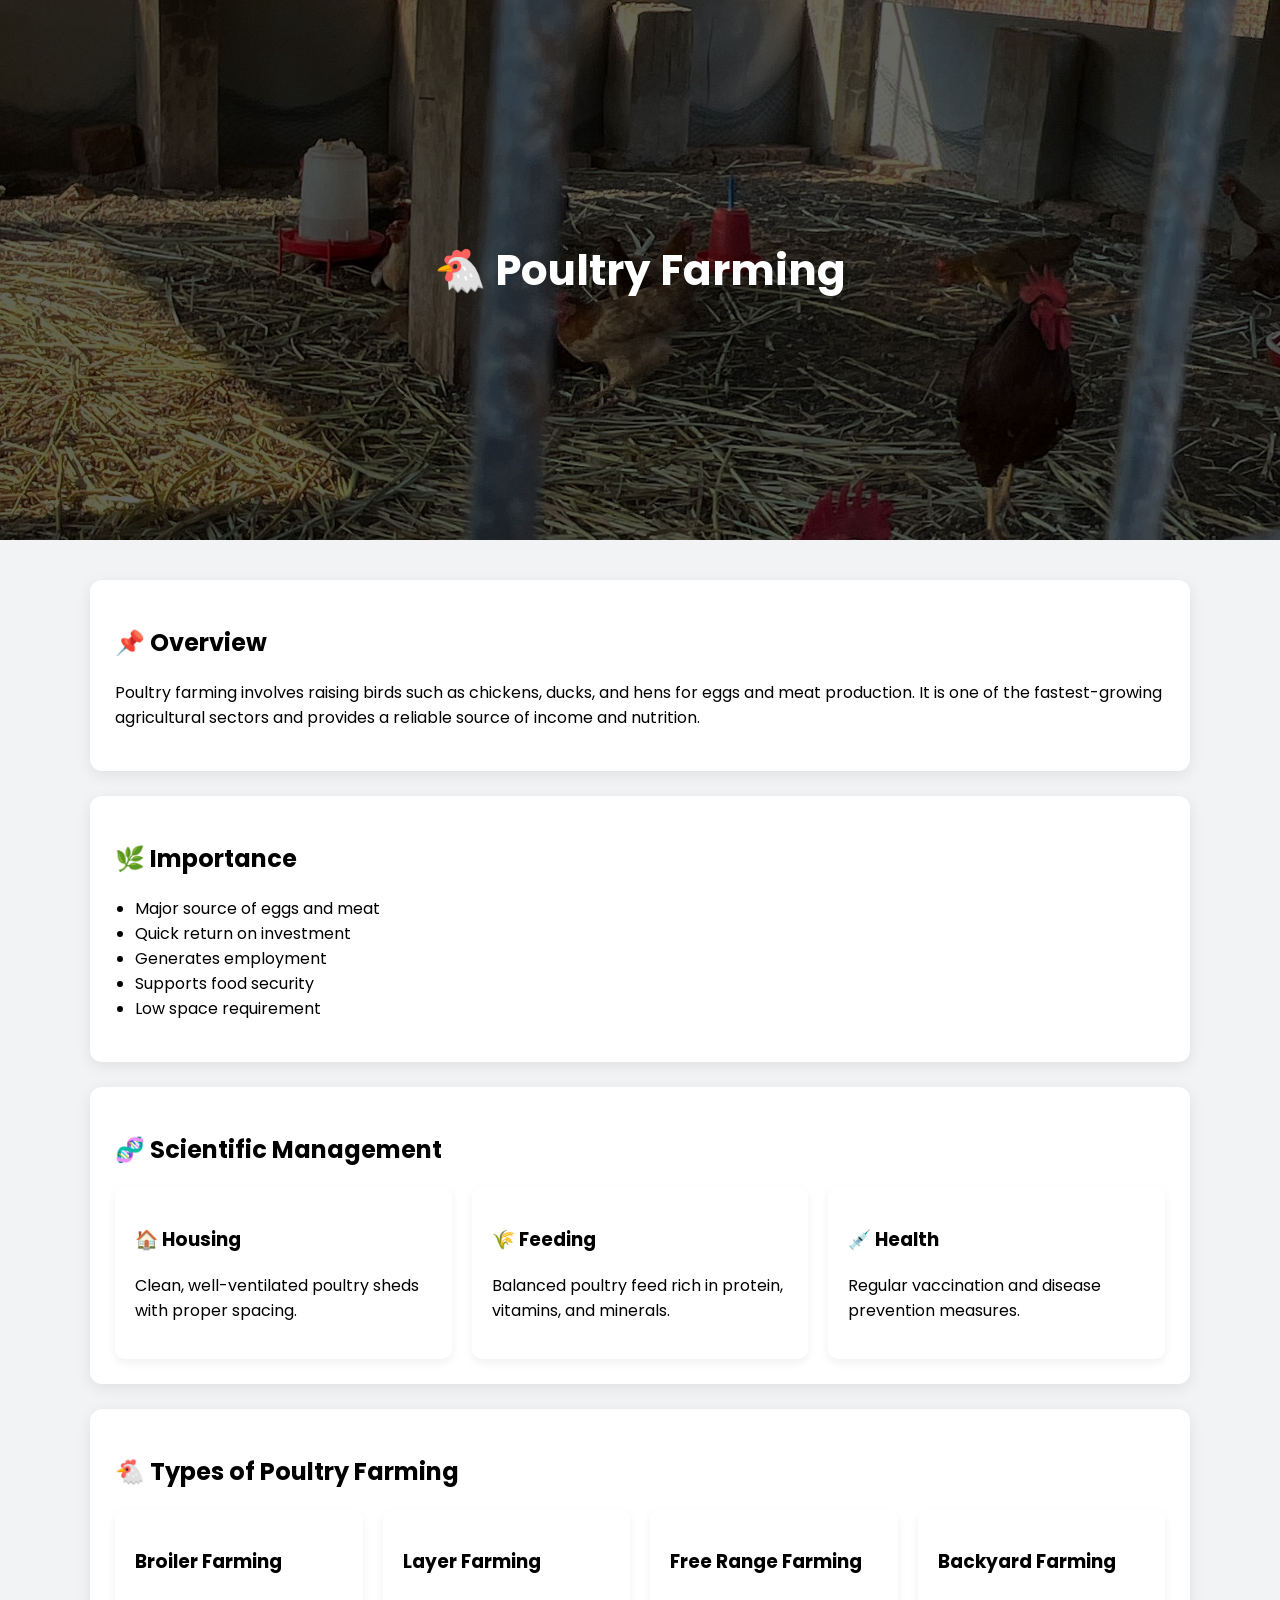
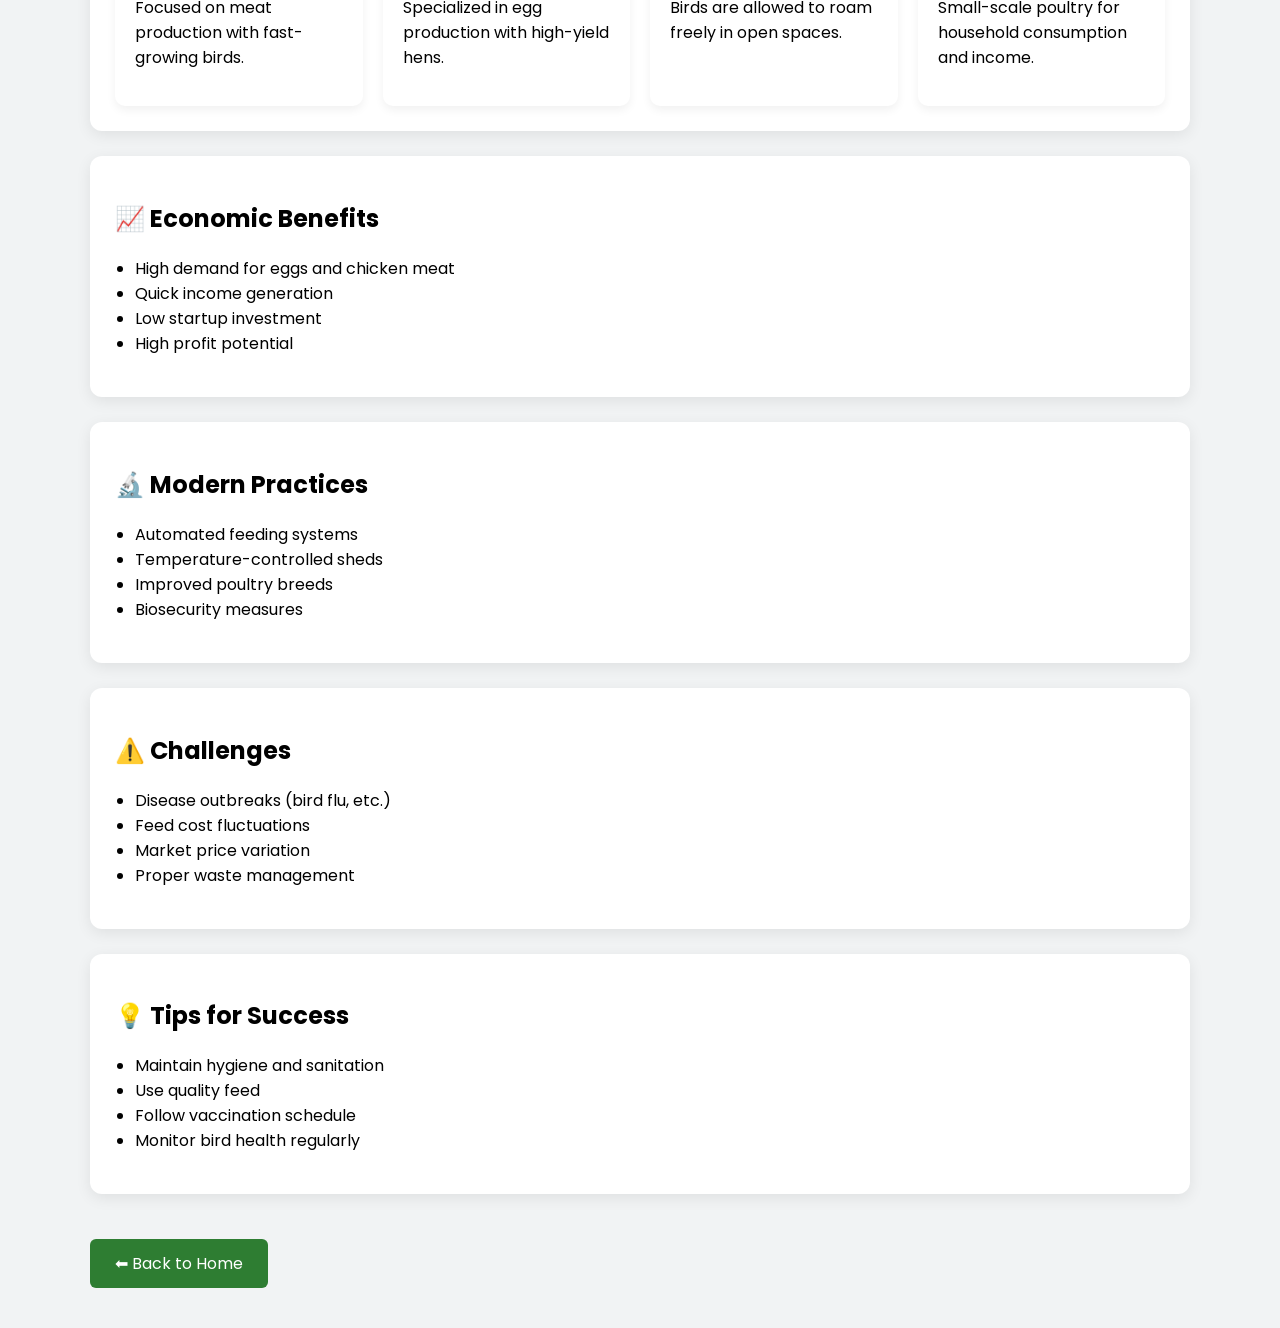
<file: poultry.html>
<!DOCTYPE html>
<html lang="en">
<head>
<meta charset="UTF-8">
<meta name="viewport" content="width=device-width, initial-scale=1.0">
<title>Poultry Farming</title>

<link href="https://fonts.googleapis.com/css2?family=Poppins:wght@300;400;600;700&display=swap" rel="stylesheet">

<style>

/* GLOBAL */
body {
    margin: 0;
    font-family: 'Poppins', sans-serif;
    background: #f1f3f4;
}

/* HERO */
.hero {
    height: 60vh;
    background: url('poultry.jpg') center/cover no-repeat;
    display: flex;
    align-items: center;
    justify-content: center;
    position: relative;
}

.hero::before {
    content: "";
    position: absolute;
    inset: 0;
    background: rgba(0,0,0,0.6);
}

.hero h1 {
    position: relative;
    color: white;
    font-size: 42px;
}

/* CONTAINER */
.container {
    max-width: 1100px;
    margin: auto;
    padding: 40px 20px;
}

/* CARD */
.card {
    background: white;
    border-radius: 12px;
    padding: 25px;
    margin-bottom: 25px;
    box-shadow: 0 4px 15px rgba(0,0,0,0.08);
}

/* GRID */
.grid {
    display: grid;
    grid-template-columns: repeat(auto-fit, minmax(230px,1fr));
    gap: 20px;
}

/* SMALL CARDS */
.small-card {
    background: #fff;
    padding: 20px;
    border-radius: 10px;
    box-shadow: 0 4px 10px rgba(0,0,0,0.06);
    transition: 0.3s;
}

.small-card:hover {
    transform: translateY(-5px);
}

/* LIST */
ul {
    padding-left: 20px;
}

/* BUTTON */
.back-btn {
    display: inline-block;
    margin-top: 20px;
    padding: 12px 25px;
    background: #2e7d32;
    color: white;
    text-decoration: none;
    border-radius: 6px;
}

</style>

</head>

<body>

<!-- HERO -->
<section class="hero">
<h1>🐔 Poultry Farming</h1>
</section>

<div class="container">

<!-- OVERVIEW -->
<div class="card">
<h2>📌 Overview</h2>
<p>
Poultry farming involves raising birds such as chickens, ducks, and hens for eggs and meat production.
It is one of the fastest-growing agricultural sectors and provides a reliable source of income and nutrition.
</p>
</div>

<!-- IMPORTANCE -->
<div class="card">
<h2>🌿 Importance</h2>
<ul>
<li>Major source of eggs and meat</li>
<li>Quick return on investment</li>
<li>Generates employment</li>
<li>Supports food security</li>
<li>Low space requirement</li>
</ul>
</div>

<!-- MANAGEMENT -->
<div class="card">
<h2>🧬 Scientific Management</h2>

<div class="grid">

<div class="small-card">
<h3>🏠 Housing</h3>
<p>Clean, well-ventilated poultry sheds with proper spacing.</p>
</div>

<div class="small-card">
<h3>🌾 Feeding</h3>
<p>Balanced poultry feed rich in protein, vitamins, and minerals.</p>
</div>

<div class="small-card">
<h3>💉 Health</h3>
<p>Regular vaccination and disease prevention measures.</p>
</div>

</div>
</div>

<!-- TYPES -->
<div class="card">
<h2>🐔 Types of Poultry Farming</h2>

<div class="grid">

<div class="small-card">
<h3>Broiler Farming</h3>
<p>Focused on meat production with fast-growing birds.</p>
</div>

<div class="small-card">
<h3>Layer Farming</h3>
<p>Specialized in egg production with high-yield hens.</p>
</div>

<div class="small-card">
<h3>Free Range Farming</h3>
<p>Birds are allowed to roam freely in open spaces.</p>
</div>

<div class="small-card">
<h3>Backyard Farming</h3>
<p>Small-scale poultry for household consumption and income.</p>
</div>

</div>
</div>

<!-- BENEFITS -->
<div class="card">
<h2>📈 Economic Benefits</h2>
<ul>
<li>High demand for eggs and chicken meat</li>
<li>Quick income generation</li>
<li>Low startup investment</li>
<li>High profit potential</li>
</ul>
</div>

<!-- MODERN PRACTICES -->
<div class="card">
<h2>🔬 Modern Practices</h2>
<ul>
<li>Automated feeding systems</li>
<li>Temperature-controlled sheds</li>
<li>Improved poultry breeds</li>
<li>Biosecurity measures</li>
</ul>
</div>

<!-- CHALLENGES -->
<div class="card">
<h2>⚠️ Challenges</h2>
<ul>
<li>Disease outbreaks (bird flu, etc.)</li>
<li>Feed cost fluctuations</li>
<li>Market price variation</li>
<li>Proper waste management</li>
</ul>
</div>

<!-- TIPS -->
<div class="card">
<h2>💡 Tips for Success</h2>
<ul>
<li>Maintain hygiene and sanitation</li>
<li>Use quality feed</li>
<li>Follow vaccination schedule</li>
<li>Monitor bird health regularly</li>
</ul>
</div>

<!-- BACK BUTTON -->
<a href="index.html" class="back-btn">⬅ Back to Home</a>

</div>

</body>
</html>
</file>
<file: style.css>
body {
    margin: 0;
    font-family: 'Poppins', sans-serif;
    background: #f0f2f5;
}

header {
    display: flex;
    align-items: center;
    padding: 15px 40px;
    background: #2e7d32;
    color: white;
}

/* Logo stays left */
.logo-container {
    flex: 1;
}

/* Move menu to right */
nav {
    flex: 2;
    display: flex;
    justify-content: flex-end;
}

nav ul {
    display: flex;
    list-style: none;
    gap: 25px;
}

nav a {
    color: white;
    text-decoration: none;
    font-weight: 500;
    transition: 0.3s;
}

nav a:hover {
    color: #c8e6c9;
}
.hero {
    height: 100vh;
    background: url('home.png') no-repeat center center;
    background-size: cover;

    position: relative;

    display: flex;
    justify-content: center;
    align-items: center;
}
/* DARK OVERLAY (important) */
.hero::before {
    content: "";
    position: absolute;
    inset: 0;

    /* SMOOTH FULL SHADOW */
    background: rgba(0, 0, 0, 0.35);

    /* Optional gradient (better look) */
    background: linear-gradient(
        to bottom,
        rgba(0,0,0,0.4),
        rgba(0,0,0,0.2),
        rgba(0,0,0,0.4)
    );
}

/* CONTAINER */
.hero-box {
    position: relative;
    z-index: 1;
    background: rgba(255, 255, 255, 0.15);
    padding: 50px 70px;
    border-radius: 20px;
    text-align: center;
    backdrop-filter: blur(12px);
    box-shadow: 0 8px 30px rgba(0,0,0,0.4);
    color: white;
}

/* TEXT */
.hero-box h1 {
    font-size: 36px;
    margin-bottom: 10px;
}

.hero-box p {
    margin-bottom: 20px;
    font-size: 16px;
}

/* BUTTON */
.hero-box button {
    padding: 12px 25px;
    border: none;
    border-radius: 6px;
    background: white;
    color: black;
    cursor: pointer;
    transition: 0.3s;
}

.hero-box button:hover {
    background: #2e7d32;
    color: white;
}

/* ABOUT */
.about {
    padding: 60px;
    text-align: center;
}

.about-contact a {
    color: green;
    text-decoration: none;
}

/* RESEARCH */
.research {
    padding: 60px 40px;
    background: #f5f7f6;
}

.research h2 {
    text-align: center;
    margin-bottom: 40px;
}

.cards {
    display: grid;
    grid-template-columns: repeat(auto-fit, minmax(260px, 1fr));
    gap: 30px;
}

.card {
    background: white;
    border-radius: 15px;
    overflow: hidden;
    text-decoration: none;
    color: black;
    box-shadow: 0 6px 20px rgba(0,0,0,0.08);
    transition: 0.3s;
}

.card img {
    width: 100%;
    height: 200px;
    object-fit: cover;
}

.card h3 {
    text-align: center;
    padding: 15px;
}

.card:hover {
    transform: translateY(-8px);
}

/* CONTACT */
.contact {
    padding: 60px;
}

.contact-container {
    display: flex;
    gap: 40px;
    justify-content: center;
}

.contact form {
    display: flex;
    flex-direction: column;
    width: 400px;
}

.contact input,
.contact textarea {
    margin-bottom: 15px;
    padding: 12px;
    border-radius: 8px;
    border: 1px solid #ccc;
}

.contact button {
    background: green;
    color: white;
    padding: 12px;
    border: none;
}

.map iframe {
    width: 400px;
    height: 300px;
    border-radius: 10px;
}

/* FOOTER */
footer {
    text-align: center;
    padding: 20px;
    background: #2e7d32;
    color: white;
}

/* MOBILE */
@media (max-width: 768px) {
    .contact-container {
        flex-direction: column;
        align-items: center;
    }
}
</file>
